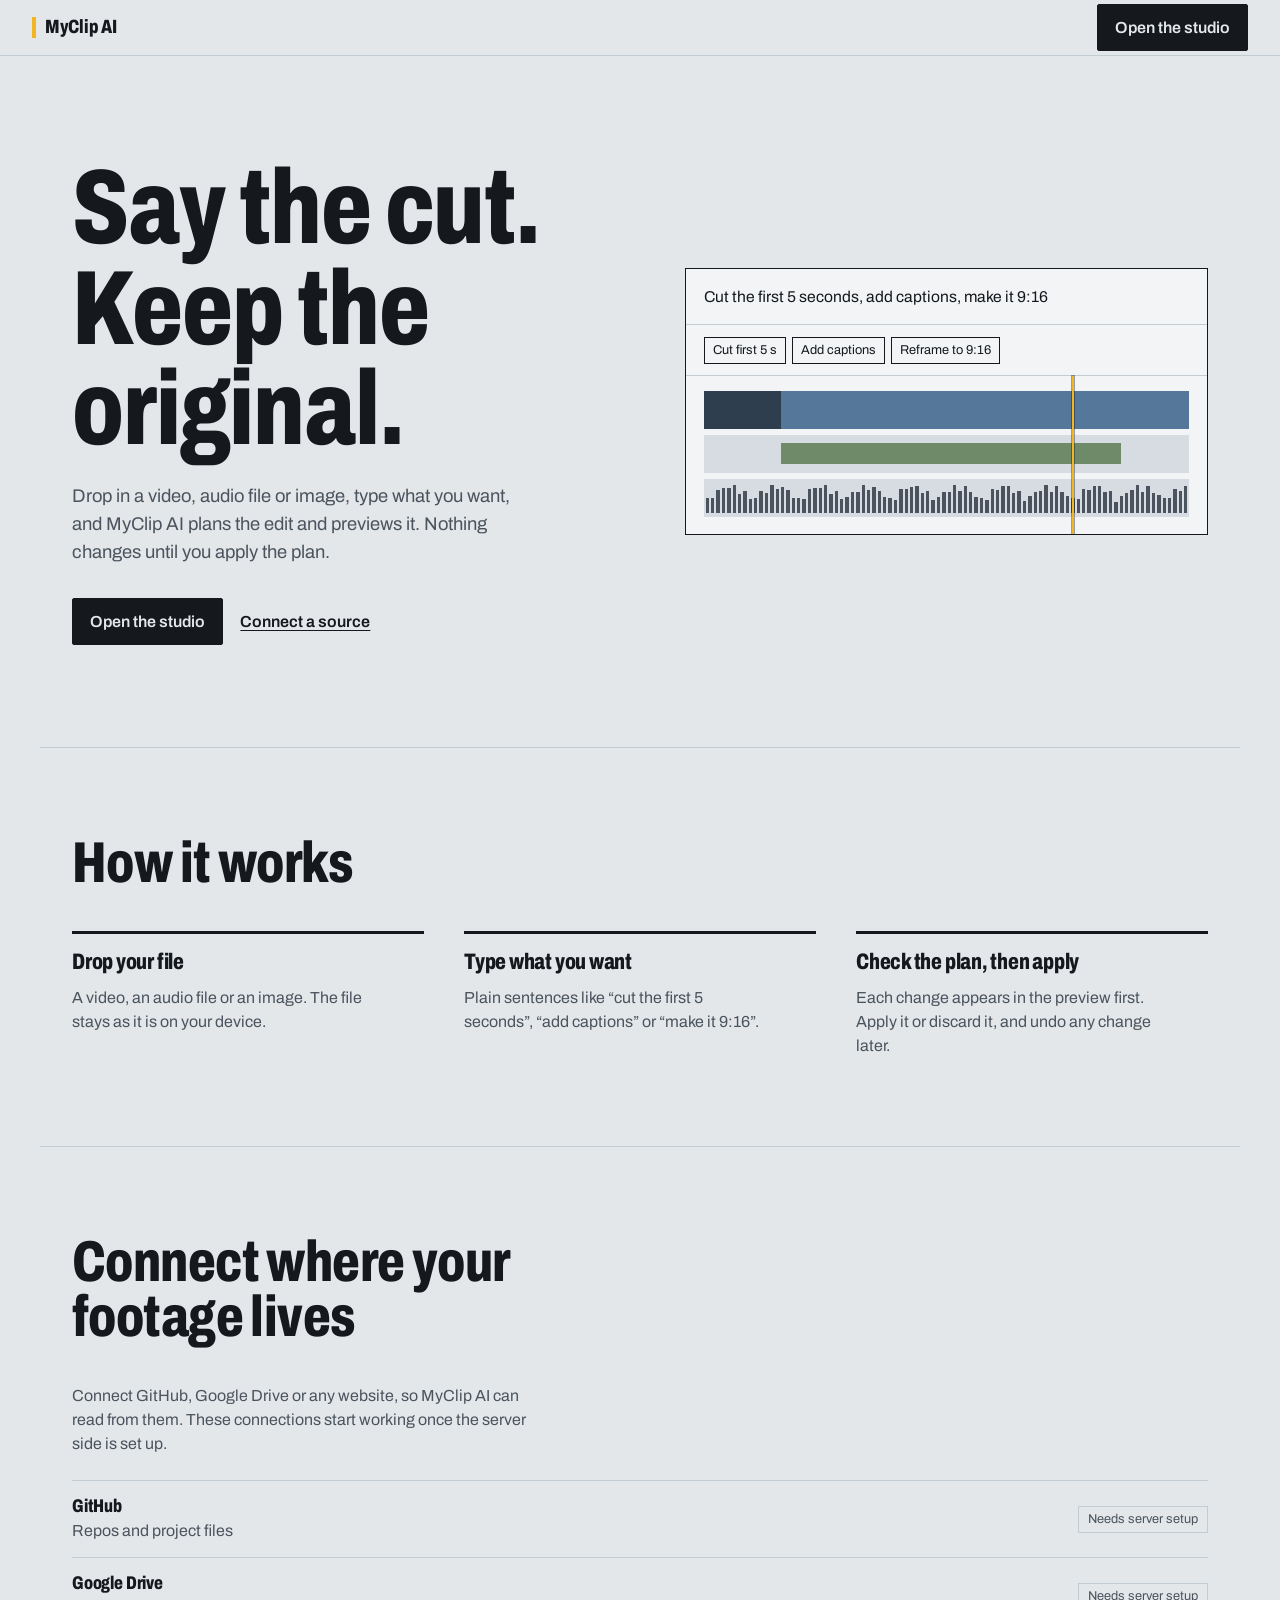
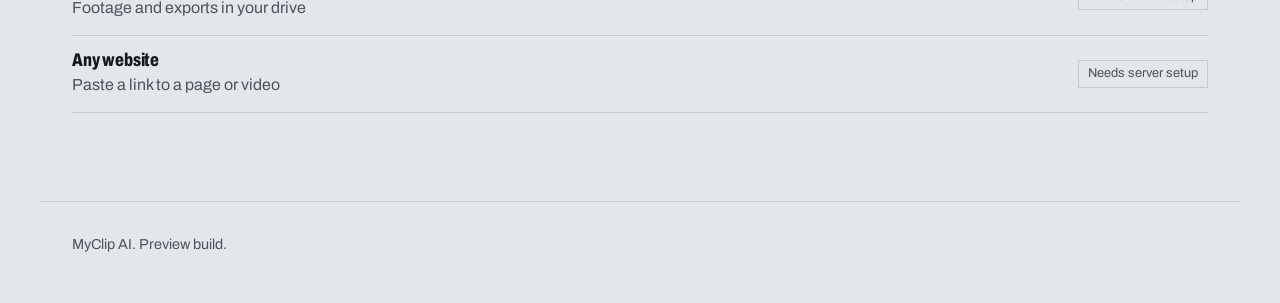
<file: index.html>
<!doctype html>
<html lang="en">
<head>
  <meta charset="utf-8" />
  <meta name="viewport" content="width=device-width, initial-scale=1" />
  <title>MyClip AI · Say the cut. Keep the original.</title>
  <meta name="description" content="Drop in a video, audio file or image, type the edit, and check the plan before anything changes." />
  <link rel="preconnect" href="https://fonts.googleapis.com" />
  <link rel="preconnect" href="https://fonts.gstatic.com" crossorigin />
  <link rel="stylesheet" href="https://fonts.googleapis.com/css2?family=Archivo:wdth,wght@62..125,400..800&display=swap" />
  <link rel="stylesheet" href="css/styles.css" />
</head>
<body>
  <header class="topbar">
    <a href="index.html" class="wordmark">MyClip AI</a>
    <a href="studio.html" class="button button-primary">Open the studio</a>
  </header>

  <main>
    <section class="hero">
      <div class="hero-copy">
        <h1>Say the cut.<br />Keep the original.</h1>
        <p>Drop in a video, audio file or image, type what you want, and MyClip AI plans the edit and previews it. Nothing changes until you apply the plan.</p>
        <div class="hero-actions">
          <a href="studio.html" class="button button-primary">Open the studio</a>
          <a href="studio.html#sources" class="button button-quiet">Connect a source</a>
        </div>
      </div>

      <figure class="mock" aria-label="Example: a command, its plan, and a timeline with a cut, captions and sound">
        <div class="mock-command">Cut the first 5 seconds, add captions, make it 9:16</div>
        <div class="mock-plan">
          <span>Cut first 5 s</span>
          <span>Add captions</span>
          <span>Reframe to 9:16</span>
        </div>
        <div class="mock-tracks">
          <div class="mock-track">
            <div class="mock-clip"></div>
            <div class="mock-dim"></div>
          </div>
          <div class="mock-track">
            <div class="mock-caps"></div>
          </div>
          <div class="mock-track">
            <div class="mock-sound" id="mock-sound"></div>
          </div>
          <div class="mock-playhead"></div>
        </div>
      </figure>
    </section>

    <section class="section">
      <h2>How it works</h2>
      <ol class="steps">
        <li>
          <h3>Drop your file</h3>
          <p>A video, an audio file or an image. The file stays as it is on your device.</p>
        </li>
        <li>
          <h3>Type what you want</h3>
          <p>Plain sentences like “cut the first 5 seconds”, “add captions” or “make it 9:16”.</p>
        </li>
        <li>
          <h3>Check the plan, then apply</h3>
          <p>Each change appears in the preview first. Apply it or discard it, and undo any change later.</p>
        </li>
      </ol>
    </section>

    <section class="section" id="sources">
      <h2>Connect where your footage lives</h2>
      <p class="lede">Connect GitHub, Google Drive or any website, so MyClip AI can read from them. These connections start working once the server side is set up.</p>
      <ul class="source-list">
        <li>
          <div>
            <h3>GitHub</h3>
            <p class="muted">Repos and project files</p>
          </div>
          <span class="pill">Needs server setup</span>
        </li>
        <li>
          <div>
            <h3>Google Drive</h3>
            <p class="muted">Footage and exports in your drive</p>
          </div>
          <span class="pill">Needs server setup</span>
        </li>
        <li>
          <div>
            <h3>Any website</h3>
            <p class="muted">Paste a link to a page or video</p>
          </div>
          <span class="pill">Needs server setup</span>
        </li>
      </ul>
    </section>
  </main>

  <footer class="site-footer">MyClip AI. Preview build.</footer>

  <script>
    // Fills the hero's sound track with a fixed pattern of bars.
    (function () {
      var host = document.getElementById("mock-sound");
      if (!host) return;
      for (var i = 0; i < 90; i++) {
        var bar = document.createElement("i");
        bar.style.height = Math.round(25 + Math.abs(Math.sin(i * 0.37)) * 45 + Math.abs(Math.cos(i * 1.3)) * 25) + "%";
        host.appendChild(bar);
      }
    })();
  </script>
</body>
</html>
</file>
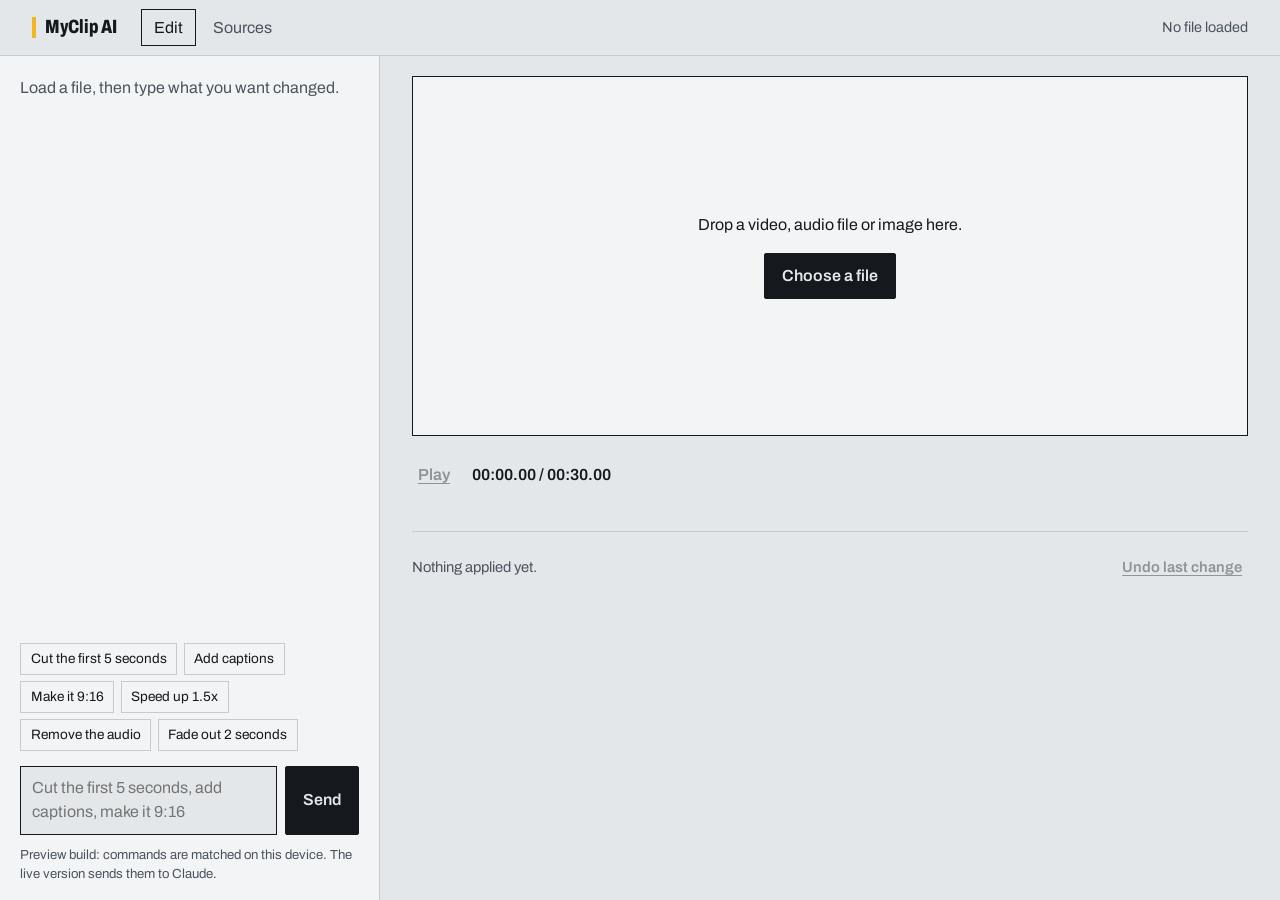
<file: studio.html>
<!doctype html>
<html lang="en">
<head>
  <meta charset="utf-8" />
  <meta name="viewport" content="width=device-width, initial-scale=1" />
  <title>Studio · MyClip AI</title>
  <meta name="description" content="Drop in a video, audio file or image, type the edit, and check the plan before it is applied." />
  <link rel="preconnect" href="https://fonts.googleapis.com" />
  <link rel="preconnect" href="https://fonts.gstatic.com" crossorigin />
  <link rel="stylesheet" href="https://fonts.googleapis.com/css2?family=Archivo:wdth,wght@62..125,400..800&display=swap" />
  <link rel="stylesheet" href="css/styles.css" />
</head>
<body class="studio-page">
  <header class="topbar">
    <a href="index.html" class="wordmark">MyClip AI</a>
    <nav class="tabs" aria-label="Studio sections">
      <button class="tab" id="tab-edit" type="button" aria-pressed="true">Edit</button>
      <button class="tab" id="tab-sources" type="button" aria-pressed="false">Sources</button>
    </nav>
    <span class="status" id="file-status">No file loaded</span>
  </header>

  <input id="file-input" type="file" accept="video/*,audio/*,image/*" hidden />

  <div id="view-edit" class="workspace">
    <aside class="chat" aria-label="Commands">
      <div class="messages" id="messages" aria-live="polite"></div>
      <div class="suggestions" id="suggestions"></div>
      <form class="composer" id="composer">
        <label for="command" class="sr-only">Tell MyClip what to change</label>
        <textarea id="command" rows="2" placeholder="Cut the first 5 seconds, add captions, make it 9:16"></textarea>
        <button class="button button-primary" type="submit">Send</button>
      </form>
      <p class="fine">Preview build: commands are matched on this device. The live version sends them to Claude.</p>
    </aside>

    <section class="preview" aria-label="Preview">
      <div id="stage-area"></div>
      <div class="transport">
        <button class="button button-quiet" id="play" type="button" disabled>Play</button>
        <span class="timecode" id="timecode">00:00.00 / 00:30.00</span>
        <span class="kept" id="kept"></span>
      </div>
      <div id="timeline"></div>
      <div class="applied">
        <span id="applied-text">Nothing applied yet.</span>
        <div class="applied-actions">
          <button class="button button-quiet" id="replace" type="button" hidden>Replace file</button>
          <button class="button button-quiet" id="undo" type="button" disabled>Undo last change</button>
        </div>
      </div>
    </section>
  </div>

  <div id="view-sources" class="sources-main" hidden>
    <div class="sources-panel">
      <h2>Connect a source</h2>
      <p class="muted">Paste a link to any page or video, or connect an account. Connections show here as a preview. They start working once the server side is set up.</p>

      <form class="link-form" id="link-form">
        <label for="link-input" class="sr-only">Website or video link</label>
        <input id="link-input" type="text" placeholder="https://example.com/video" inputmode="url" autocomplete="off" />
        <button class="button button-primary" type="submit">Add link</button>
      </form>
      <p class="error" id="link-error" role="alert"></p>
      <ul class="link-list" id="link-list"></ul>

      <ul class="source-list">
        <li>
          <div>
            <h3>GitHub</h3>
            <p class="muted">Repos and project files</p>
          </div>
          <span class="pill">Needs server setup</span>
        </li>
        <li>
          <div>
            <h3>Google Drive</h3>
            <p class="muted">Footage and exports in your drive</p>
          </div>
          <span class="pill">Needs server setup</span>
        </li>
        <li>
          <div>
            <h3>Dropbox</h3>
            <p class="muted">Shared folders</p>
          </div>
          <span class="pill">Needs server setup</span>
        </li>
        <li>
          <div>
            <h3>YouTube</h3>
            <p class="muted">Your uploads and channel videos</p>
          </div>
          <span class="pill">Needs server setup</span>
        </li>
      </ul>
    </div>
  </div>

  <script src="js/edits.js"></script>
  <script src="js/studio.js"></script>
</body>
</html>
</file>
<file: css/styles.css>
/* MyClip AI
 * Look: a lightbox-grey editing room. The playhead is the one loud colour.
 * Type: Archivo, with its width axis doing the work. Display headings sit
 * condensed (75%), body text stays at normal width.
 */

:root {
  --paper: #e3e7ea;
  --surface: #f2f4f5;
  --well: #d6dce1;
  --ink: #15191e;
  --ink-soft: #4b545e;
  --rule: #c4ccd3;
  --clip: #55779a;
  --sage: #6f8a68;
  --playhead: #f2b624;
  --stage: #0c0f12;
  --topbar-h: 3.5rem;
  color-scheme: light;
}

*,
*::before,
*::after {
  box-sizing: border-box;
}

[hidden] {
  display: none !important;
}

html,
body {
  margin: 0;
}

body {
  background: var(--paper);
  color: var(--ink);
  font-family: "Archivo", system-ui, -apple-system, "Segoe UI", sans-serif;
  font-size: 16px;
  line-height: 1.5;
  -webkit-font-smoothing: antialiased;
}

h1,
h2,
h3 {
  margin: 0;
  font-stretch: 75%;
  font-weight: 800;
  line-height: 0.95;
  letter-spacing: -0.01em;
}

h3 {
  line-height: 1.1;
}

p {
  margin: 0;
}

a {
  color: inherit;
}

button,
input,
textarea {
  font: inherit;
  color: inherit;
}

:focus-visible {
  outline: 3px solid var(--ink);
  outline-offset: 2px;
}

.sr-only {
  position: absolute;
  width: 1px;
  height: 1px;
  overflow: hidden;
  clip: rect(0 0 0 0);
  white-space: nowrap;
}

.muted {
  color: var(--ink-soft);
}

.fine {
  padding: 0 1.25rem 1rem;
  font-size: 0.82rem;
  color: var(--ink-soft);
}

/* ---------- Shared controls ---------- */

.button {
  display: inline-flex;
  align-items: center;
  justify-content: center;
  gap: 0.5rem;
  padding: 0.65rem 1.05rem;
  border: 1px solid var(--ink);
  border-radius: 2px;
  background: transparent;
  color: var(--ink);
  font-weight: 600;
  text-decoration: none;
  cursor: pointer;
}

.button:disabled {
  opacity: 0.4;
  cursor: not-allowed;
}

.button-primary {
  background: var(--ink);
  color: var(--paper);
}

.button-quiet {
  border-color: transparent;
  padding-left: 0.3rem;
  padding-right: 0.3rem;
  text-decoration: underline;
  text-underline-offset: 3px;
}

.pill {
  padding: 0.2rem 0.55rem;
  border: 1px solid var(--rule);
  font-size: 0.8rem;
  color: var(--ink-soft);
  white-space: nowrap;
}

/* ---------- Top bar (shared) ---------- */

.topbar {
  display: flex;
  align-items: center;
  gap: 1.5rem;
  height: var(--topbar-h);
  padding: 0 clamp(1rem, 3vw, 2rem);
  border-bottom: 1px solid var(--rule);
}

.topbar .button {
  margin-left: auto;
}

.wordmark {
  display: inline-flex;
  align-items: center;
  gap: 0.55rem;
  font-stretch: 75%;
  font-weight: 800;
  font-size: 1.2rem;
  letter-spacing: -0.01em;
  text-decoration: none;
}

.wordmark::before {
  content: "";
  width: 4px;
  height: 1.1em;
  background: var(--playhead);
}

/* ---------- Landing page ---------- */

.hero {
  display: grid;
  grid-template-columns: minmax(0, 1.05fr) minmax(0, 1fr);
  gap: clamp(2rem, 5vw, 5rem);
  align-items: center;
  max-width: 1200px;
  margin: 0 auto;
  padding: clamp(3rem, 8vw, 7rem) clamp(1rem, 3vw, 2rem);
}

.hero h1 {
  font-size: clamp(3.2rem, 8.5vw, 6.6rem);
}

.hero-copy p {
  margin-top: 1.5rem;
  max-width: 40ch;
  font-size: 1.15rem;
  color: var(--ink-soft);
}

.hero-actions {
  display: flex;
  flex-wrap: wrap;
  gap: 0.75rem;
  margin-top: 2rem;
}

.section {
  max-width: 1200px;
  margin: 0 auto;
  padding: clamp(3rem, 7vw, 5.5rem) clamp(1rem, 3vw, 2rem);
  border-top: 1px solid var(--rule);
}

.section h2 {
  max-width: 18ch;
  margin-bottom: 2.5rem;
  font-size: clamp(2.2rem, 4.8vw, 3.6rem);
}

.steps {
  display: grid;
  grid-template-columns: repeat(3, minmax(0, 1fr));
  gap: 2.5rem;
  margin: 0;
  padding: 0;
  list-style: none;
}

.steps li {
  padding-top: 1rem;
  border-top: 3px solid var(--ink);
}

.steps h3 {
  margin-bottom: 0.7rem;
  font-size: 1.4rem;
}

.steps p {
  max-width: 34ch;
  color: var(--ink-soft);
}

.lede {
  max-width: 52ch;
  margin-bottom: 1.5rem;
  color: var(--ink-soft);
}

.site-footer {
  max-width: 1200px;
  margin: 0 auto;
  padding: 2rem clamp(1rem, 3vw, 2rem) 3rem;
  border-top: 1px solid var(--rule);
  font-size: 0.9rem;
  color: var(--ink-soft);
}

/* Hero mock: a static picture of the studio, with one playhead sweep. */

.mock {
  margin: 0;
  background: var(--surface);
  border: 1px solid var(--ink);
}

.mock-command {
  padding: 1rem 1.1rem;
  border-bottom: 1px solid var(--rule);
  font-size: 0.98rem;
}

.mock-plan {
  display: flex;
  flex-wrap: wrap;
  gap: 0.4rem;
  padding: 0.7rem 1.1rem;
  border-bottom: 1px solid var(--rule);
}

.mock-plan span {
  padding: 0.2rem 0.5rem;
  border: 1px solid var(--ink);
  font-size: 0.8rem;
}

.mock-tracks {
  position: relative;
  display: flex;
  flex-direction: column;
  gap: 6px;
  padding: 0.9rem 1.1rem 1.1rem;
}

.mock-track {
  position: relative;
  height: 38px;
  background: var(--well);
  overflow: hidden;
}

.mock-clip {
  position: absolute;
  inset: 0;
  background: var(--clip);
}

.mock-dim {
  position: absolute;
  top: 0;
  bottom: 0;
  left: 0;
  width: 16%;
  background: rgba(21, 25, 30, 0.6);
}

.mock-caps {
  position: absolute;
  top: 22%;
  bottom: 22%;
  left: 16%;
  right: 14%;
  background: var(--sage);
}

.mock-sound {
  position: absolute;
  inset: 4px 0;
  display: flex;
  align-items: flex-end;
  gap: 2px;
  padding: 0 2px;
}

.mock-sound i {
  flex: 1;
  background: var(--ink-soft);
}

.mock-playhead {
  position: absolute;
  top: 0;
  bottom: 0;
  left: 0;
  width: 2px;
  background: var(--playhead);
  box-shadow: 0 0 0 1px rgba(21, 25, 30, 0.4);
  animation: sweep 2.4s cubic-bezier(0.2, 0.7, 0.2, 1) 0.3s both;
}

@keyframes sweep {
  from { left: 0; }
  to { left: 74%; }
}

/* ---------- Studio ---------- */

.studio-page {
  min-height: 100vh;
}

.tabs {
  display: flex;
  gap: 0.25rem;
}

.tab {
  padding: 0.35rem 0.75rem;
  border: 1px solid transparent;
  background: none;
  color: var(--ink-soft);
  cursor: pointer;
}

.tab[aria-pressed="true"] {
  border-color: var(--ink);
  color: var(--ink);
}

.status {
  max-width: 40ch;
  margin-left: auto;
  overflow: hidden;
  font-size: 0.9rem;
  color: var(--ink-soft);
  text-overflow: ellipsis;
  white-space: nowrap;
}

.workspace {
  display: grid;
  grid-template-columns: minmax(300px, 380px) minmax(0, 1fr);
  height: calc(100vh - var(--topbar-h));
}

.chat {
  position: sticky;
  top: 0;
  display: flex;
  flex-direction: column;
  min-height: 0;
  height: 100%;
  background: var(--surface);
  border-right: 1px solid var(--rule);
}

.messages {
  flex: 1;
  min-height: 0;
  overflow: auto;
  display: flex;
  flex-direction: column;
  gap: 1rem;
  padding: 1.25rem;
}

.message {
  max-width: 34ch;
}

.message p {
  font-size: 0.95rem;
}

.message.user {
  align-self: flex-end;
  padding: 0.6rem 0.8rem;
  background: var(--ink);
  color: var(--paper);
}

.message.assistant {
  align-self: flex-start;
}

.plan {
  display: flex;
  flex-direction: column;
  gap: 0.5rem;
  margin-top: 0.6rem;
  padding-left: 0.8rem;
  border-left: 3px solid var(--playhead);
}

.plan ul {
  display: flex;
  flex-direction: column;
  gap: 0.2rem;
  margin: 0;
  padding: 0;
  list-style: none;
  font-size: 0.92rem;
}

.plan-actions {
  display: flex;
  flex-wrap: wrap;
  gap: 0.4rem;
}

.suggestions {
  display: flex;
  flex-wrap: wrap;
  gap: 0.4rem;
  padding: 0.75rem 1.25rem 0;
}

.chip {
  padding: 0.3rem 0.6rem;
  border: 1px solid var(--rule);
  background: transparent;
  font-size: 0.85rem;
  cursor: pointer;
}

.composer {
  display: flex;
  align-items: stretch;
  gap: 0.5rem;
  padding: 0.9rem 1.25rem 0.6rem;
}

.composer textarea {
  flex: 1;
  resize: none;
  padding: 0.6rem 0.7rem;
  border: 1px solid var(--ink);
  background: var(--paper);
}

.preview {
  display: flex;
  flex-direction: column;
  gap: 1rem;
  min-width: 0;
  min-height: 0;
  overflow: auto;
  padding: 1.25rem clamp(1rem, 2.5vw, 2.25rem) 2rem;
}

.stage {
  position: relative;
  width: 100%;
  min-height: 260px;
  margin: 0 auto;
  display: flex;
  align-items: center;
  justify-content: center;
  overflow: hidden;
  background: var(--stage);
  color: #fff;
}

.stage video,
.stage img {
  display: block;
  width: 100%;
  height: auto;
  max-height: 62vh;
  object-fit: contain;
}

.stage.cropped video,
.stage.cropped img {
  height: 100%;
  max-height: none;
  object-fit: cover;
}

.hidden-media {
  position: absolute;
  width: 1px;
  height: 1px;
  opacity: 0;
  pointer-events: none;
}

.audio-art {
  display: flex;
  align-items: flex-end;
  justify-content: center;
  gap: 3px;
  width: 100%;
  height: 260px;
  padding: 2rem;
}

.audio-art i {
  flex: 1;
  max-width: 10px;
  background: var(--paper);
  opacity: 0.85;
}

.fade {
  position: absolute;
  inset: 0;
  background: #000;
  opacity: 0;
  pointer-events: none;
}

.caption {
  position: absolute;
  left: 0;
  right: 0;
  bottom: 9%;
  text-align: center;
  font-stretch: 85%;
  font-size: clamp(1.1rem, 2.6vw, 1.7rem);
  font-weight: 700;
  text-shadow: 0 1px 3px rgba(0, 0, 0, 0.7);
  pointer-events: none;
}

.dropzone {
  display: flex;
  flex-direction: column;
  align-items: center;
  justify-content: center;
  gap: 1rem;
  width: 100%;
  min-height: 360px;
  padding: 2rem;
  border: 1px solid var(--ink);
  background: var(--surface);
  text-align: center;
}

.dropzone.over {
  background: #fff;
  box-shadow: inset 0 0 0 4px var(--playhead);
}

.transport {
  display: flex;
  flex-wrap: wrap;
  align-items: center;
  gap: 1rem;
}

.timecode {
  font-weight: 600;
  font-variant-numeric: tabular-nums;
}

.kept {
  margin-left: auto;
  font-size: 0.92rem;
  color: var(--ink-soft);
  font-variant-numeric: tabular-nums;
}

.timeline {
  display: flex;
  flex-direction: column;
  gap: 0.4rem;
}

.ruler {
  display: flex;
  justify-content: space-between;
  font-size: 0.8rem;
  color: var(--ink-soft);
  font-variant-numeric: tabular-nums;
}

.tracks {
  position: relative;
  display: flex;
  flex-direction: column;
  gap: 6px;
  padding: 6px;
  border: 1px solid var(--rule);
  background: var(--surface);
  cursor: pointer;
}

.track {
  position: relative;
  height: 34px;
  overflow: hidden;
  background: var(--well);
}

.track-clip {
  position: absolute;
  inset: 0;
  display: flex;
  align-items: center;
  gap: 0.6rem;
  padding: 0 0.6rem;
  overflow: hidden;
  background: var(--clip);
  color: #fff;
  font-size: 0.85rem;
  white-space: nowrap;
}

.track-clip span:first-child {
  overflow: hidden;
  text-overflow: ellipsis;
}

.badge {
  padding: 0 0.4rem;
  background: rgba(255, 255, 255, 0.22);
}

.dim {
  position: absolute;
  top: 0;
  bottom: 0;
  background: rgba(21, 25, 30, 0.6);
}

.track-caps {
  position: absolute;
  top: 0;
  bottom: 0;
  display: flex;
  align-items: center;
  padding-left: 0.5rem;
  overflow: hidden;
  background: var(--sage);
  color: #fff;
  font-size: 0.8rem;
  white-space: nowrap;
}

.track-sound {
  position: absolute;
  top: 0;
  bottom: 0;
  display: flex;
  align-items: flex-end;
  gap: 2px;
  padding: 5px 2px;
}

.track-sound i {
  flex: 1;
  min-width: 1px;
  background: var(--ink-soft);
}

.track-note {
  position: absolute;
  left: 0.5rem;
  top: 50%;
  transform: translateY(-50%);
  font-size: 0.8rem;
  color: var(--ink-soft);
}

.playhead {
  position: absolute;
  top: 0;
  bottom: 0;
  z-index: 2;
  width: 2px;
  background: var(--playhead);
  box-shadow: 0 0 0 1px rgba(21, 25, 30, 0.4);
  pointer-events: none;
}

.applied {
  display: flex;
  flex-wrap: wrap;
  align-items: center;
  justify-content: space-between;
  gap: 1rem;
  padding-top: 0.8rem;
  border-top: 1px solid var(--rule);
  font-size: 0.92rem;
  color: var(--ink-soft);
}

.applied-actions {
  display: flex;
  gap: 0.5rem;
}

/* ---------- Sources ---------- */

.sources-main {
  flex: 1;
  padding: 2rem clamp(1rem, 4vw, 3rem);
}

.sources-panel {
  display: flex;
  flex-direction: column;
  gap: 1.5rem;
  max-width: 720px;
}

.sources-panel h2 {
  font-size: clamp(2rem, 4vw, 2.8rem);
}

.link-form {
  display: flex;
  flex-wrap: wrap;
  gap: 0.5rem;
}

.link-form input {
  flex: 1;
  min-width: 220px;
  padding: 0.6rem 0.7rem;
  border: 1px solid var(--ink);
  background: var(--paper);
}

.error {
  min-height: 1.2em;
  font-size: 0.92rem;
  color: #9a3b2c;
}

.link-list,
.source-list {
  margin: 0;
  padding: 0;
  list-style: none;
}

.source-list {
  border-top: 1px solid var(--rule);
}

.link-list li,
.source-list li {
  display: flex;
  flex-wrap: wrap;
  align-items: center;
  justify-content: space-between;
  gap: 1rem;
  padding: 0.9rem 0;
  border-bottom: 1px solid var(--rule);
}

.source-list h3 {
  margin-bottom: 0.2rem;
  font-size: 1.15rem;
}

/* ---------- Responsive ---------- */

@media (max-width: 860px) {
  .hero,
  .workspace {
    grid-template-columns: 1fr;
  }

  .steps {
    grid-template-columns: 1fr;
  }

  .workspace {
    height: auto;
  }

  .chat {
    position: static;
    height: auto;
    border-right: none;
    border-bottom: 1px solid var(--rule);
  }

  .messages {
    max-height: 42vh;
  }

  .status {
    display: none;
  }
}

@media (prefers-reduced-motion: reduce) {
  .mock-playhead {
    animation: none;
    left: 74%;
  }
}
</file>
